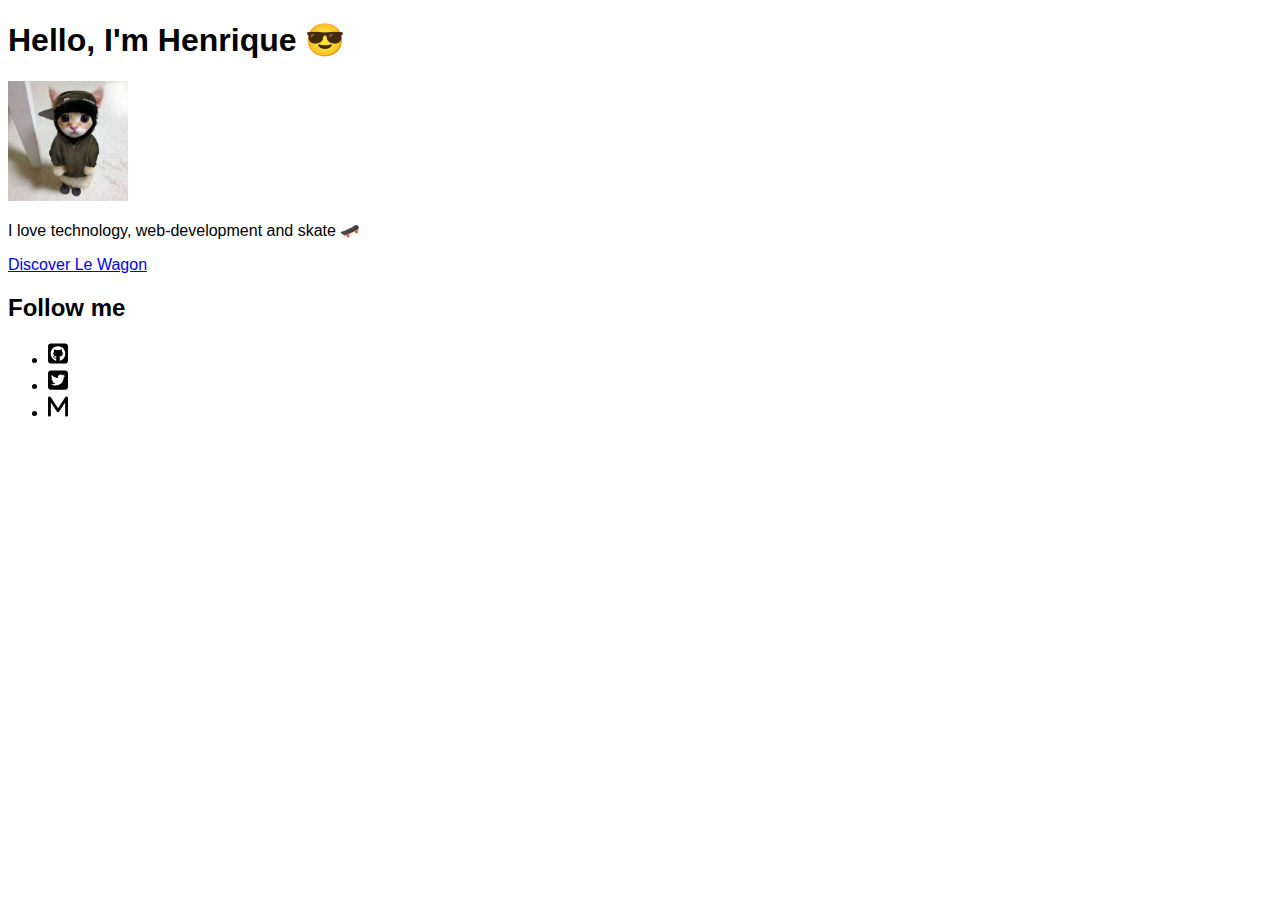
<file: 01-profile-content-new/index.html>
<!DOCTYPE html>
<html lang="pt-br">
<head>
    <meta charset="UTF-8">
    <meta name="viewport" content="width=device-width, initial-scale=1.0">
    <title>My Profile</title>
    <link rel="stylesheet" href="style.css">
</head>
<body>
    <h1>Hello, I'm Henrique 😎 </h1>
    <img src="imagens/yeat-catlol.png" alt="">
    <p>
        I love technology, web-development and skate 🛹
    </p>
    
    <p><a href="#">Discover Le Wagon</a></p>
    <p>
        <h2>Follow me</h2>
        <ul>
            <li>
                <a href="#" target="_blank">
                    <img src="imagens/square-github-brands-solid.svg" alt="">
                </a>
            </li>
            <li>
                <a href="#" target="_blank">
                    <img src="imagens/square-twitter-brands-solid.svg" alt="">
                </a>
            </li>
            <li>
                <a href="#" target="_blank">
                    <img src="imagens/m-solid.svg" alt="">
                </a>
            </li>
        </ul>
    </p>
</body>
</html>
</file>
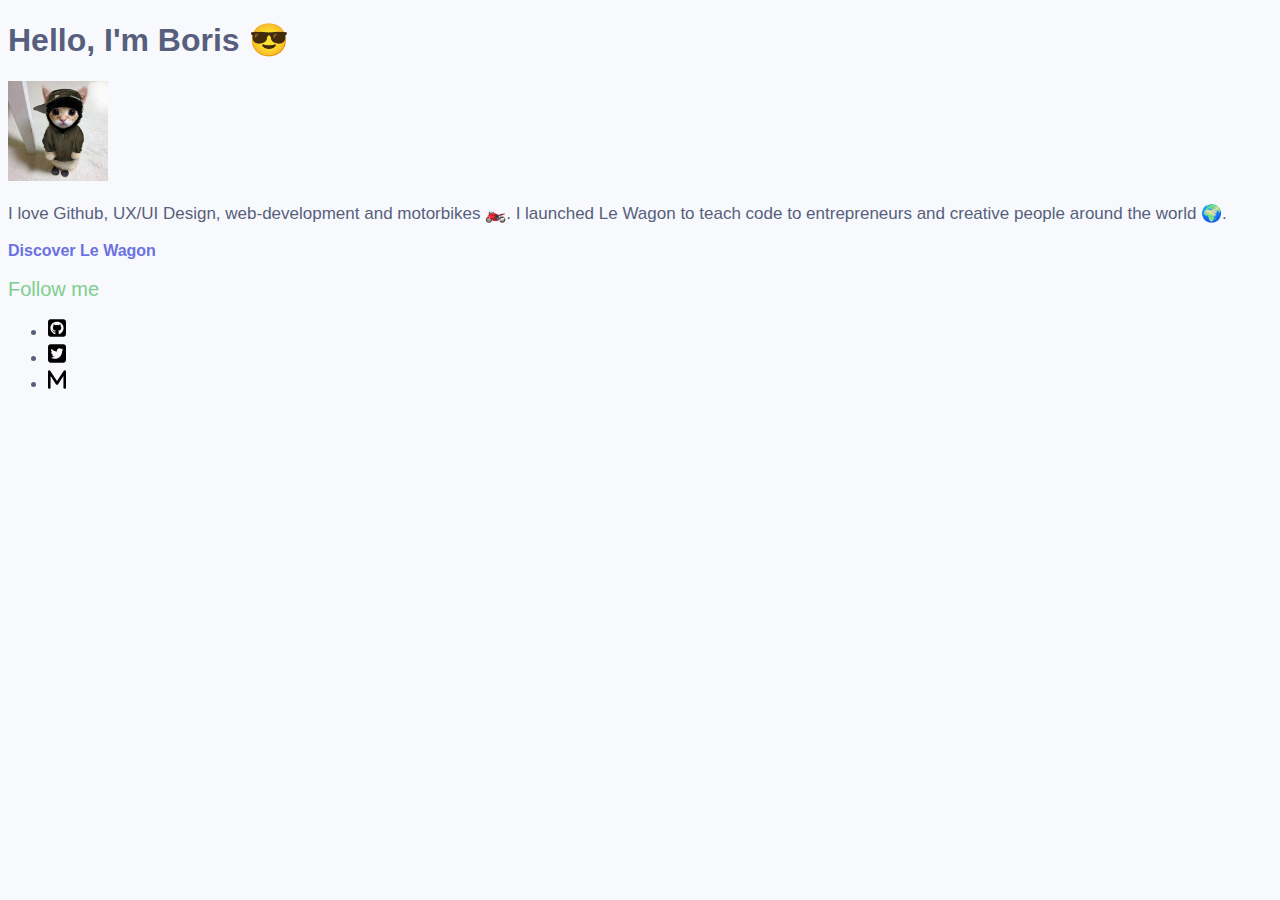
<file: 02-color-new/index.html>
<!DOCTYPE html>
<html lang="en">
<head>
    <meta charset="UTF-8">
    <meta name="viewport" content="width=device-width, initial-scale=1.0">
    <title>My profile</title>
    <link rel="stylesheet" href="style/estilo.css">
</head>
<body>
    <h1>Hello, I'm Boris 😎</h1>
    <img src="imagens/yeat-catlol.png" alt="">
    <p>I love Github, UX/UI Design, web-development and motorbikes 🏍️. I launched Le Wagon to teach code to entrepreneurs and creative people around the world 🌍.</p>
    <p>
        <a href="#">Discover Le Wagon</a>
    </p>
    <h2>Follow me</h2>
    <ul>
        <li><a href="#" target="_blank"><img src="imagens/square-github-brands-solid.svg" alt=""></a></li>
        <li><a href="#" target="_blank"><img src="imagens/square-twitter-brands-solid.svg" alt=""></a></li>
        <li><a href="#" target="_blank"><img src="imagens/m-solid.svg" alt=""></a></li>
    </ul>
</body>
</html>
</file>
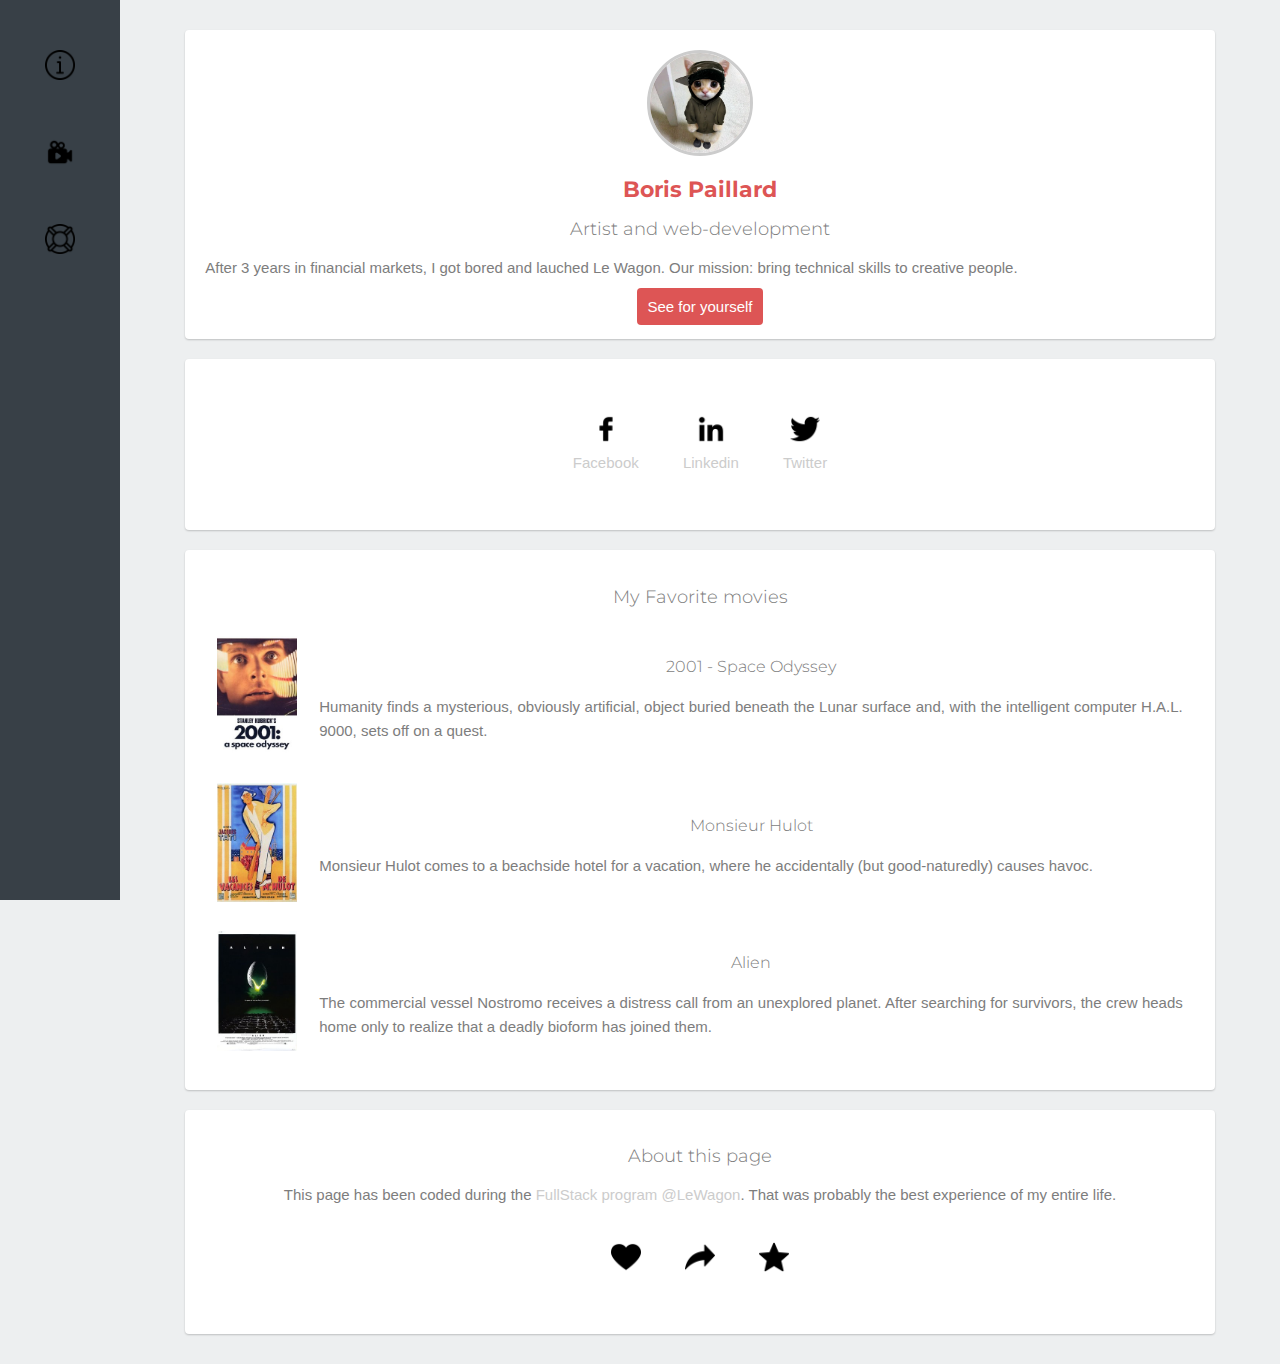
<file: 05-fixed-sidebar/index.html>
<!DOCTYPE html>
<html lang="en">
<head>
    <meta charset="UTF-8">
    <meta name="viewport" content="width=device-width, initial-scale=1.0">
    <title>Document</title>
    <link rel="stylesheet" href="style.css">
</head>
<body>
    <div id="sidebar">
        <ul>
            <li>
                <a href="#summary">
                    <img src="imagens/info.png" alt="" class="pht-smr">
                </a>
            </li>
            <li>
                <a href="#favorite-movies">
                    <img src="imagens/camera-de-video.png" alt="" class="pht-smr">
                </a>
            </li>
            <li>
                <a href="#footer">
                    <img src="imagens/salva-vidas.png" alt="" class="pht-smr">
                </a>
            </li>
        </ul>
    </div>
    <div id="content">
        <div class="container-fluid">
            <div class="card text-center" id="summary">
                <img src="imagens/yeat-catlol.png" alt="" id="image-profile" class="img-circle">
                <h1>Boris Paillard</h1>
                <h2>Artist and web-development</h2>

                <p>
                    After 3 years in financial markets, I got bored and lauched Le Wagon. Our mission: <strong>bring technical skills to creative people</strong>.
                </p>

                <a href="#" class="btn-red">See for yourself</a>
            </div>
            <div class="card text-center">
                <ul class="list-inline">
                    <li class="text-center">
                        <a href="#">
                            <img src="imagens/facebook.png" alt="Facebook" class="pht-smr"> <br>Facebook
                        </a>
                    </li>
                    <li class="text-center">
                        <a href="#">
                            <img src="imagens/linkedin.png" alt="Linkedin" class="pht-smr"> <br>Linkedin
                        </a>
                    </li>
                    <li class="text-center">
                        <a href="#">
                            <img src="imagens/twitter.png" alt="Twitter" class="pht-smr"> <br>Twitter
                        </a>
                    </li>
                </ul>
            </div>
            <div class="card text-center" id="favorite-movies">
                <h2>My Favorite movies</h2>
                <table id="movies">
                    <tbody>
                        <tr>
                            <td>
                                <img src="imagens/space-odyssey.jpg" alt="">
                            </td>
                            <td>
                                <h3>2001 - Space Odyssey</h3>
                                <p>Humanity finds a mysterious, obviously artificial, object buried beneath the Lunar surface and, with the intelligent computer H.A.L. 9000, sets off on a quest.</p>
                            </td>
                        </tr>
                        <tr>
                            <td>
                                <img src="imagens/monsieur-hulot.jpg" alt="">
                            </td>
                            <td><h3>Monsieur Hulot</h3>
                            <p>
                                Monsieur Hulot comes to a beachside hotel for a vacation, where he accidentally (but good-naturedly) causes havoc.
                            </p>
                            </td>
                        </tr>
                        <tr>
                            <td>
                                <img src="imagens/alien.jpg" alt="">
                            </td>
                            <td>
                                <h3>Alien</h3>
                                <p>
                                    The commercial vessel Nostromo receives a distress call from an unexplored planet. After searching for survivors, the crew heads home only to realize that a deadly bioform has joined them.
                                </p>
                            </td>
                        </tr>
                    </tbody>
                </table>
            </div>
            <div class="card text-center" id="footer">
                <h2>About this page</h2>
                This page has been coded during the <a href="#">FullStack program @LeWagon</a>. That was probably the best experience of my entire life.
                <ul class="list-inline">
                    <li>
                        <a href="#">
                            <img src="imagens/silhueta-de-formato-simples-de-coracao.png" alt="" class="pht-smr">
                        </a>
                    </li>
                    <li>
                        <a href="#">
                            <img src="imagens/compartilhar.png" alt="" class="pht-smr">
                        </a>
                    </li>
                    <li>
                        <a href="#">
                            <img src="imagens/estrela.png" alt="" class="pht-smr">
                        </a>
                    </li>
                </ul>
            </div>
        </div>
    </div>
</body>
</html>
</file>
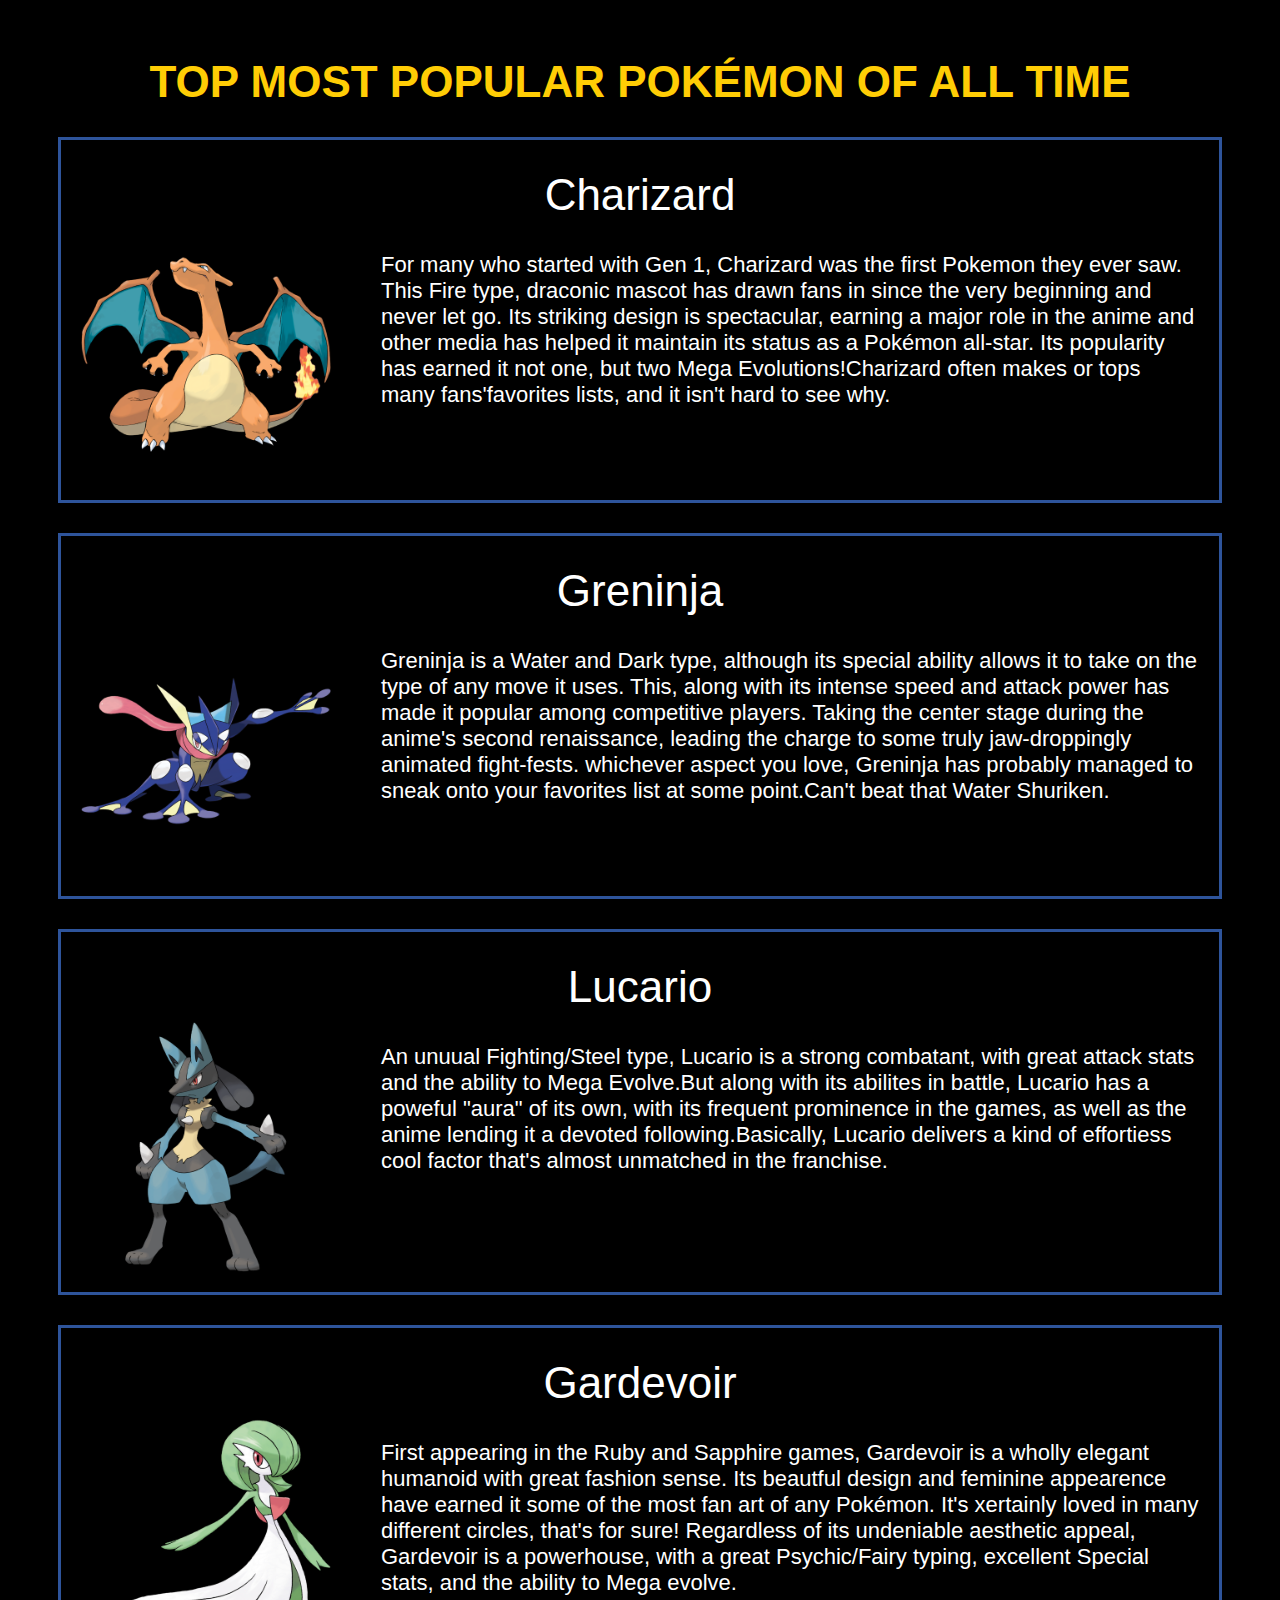
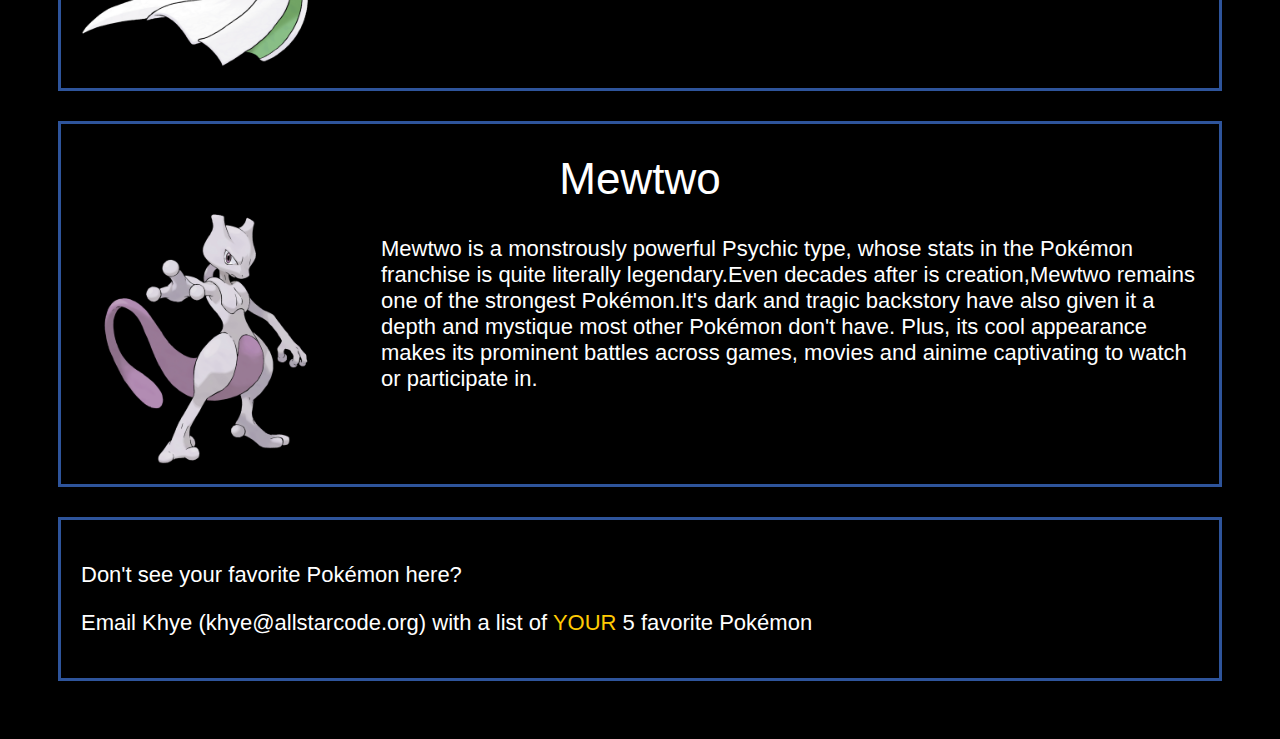
<file: 06-pokemon01/index.html>
<!DOCTYPE html>
<html lang="en">
<head>
    <meta charset="UTF-8">
    <meta name="viewport" content="width=device-width, initial-scale=1.0">
    <title>Pokémons</title>
    <link rel="stylesheet" href="style.css">
</head>
<body>
    <h1>TOP MOST POPULAR POKÉMON OF ALL TIME</h1>

    <div class="big-div">
            <p class="pokemon-name">Charizard</p>
            <div class="sub-div">
                <img src="imagens/charizard.png" alt="Charizard">
                <p>For many who started with Gen 1, Charizard was the first Pokemon they ever saw. This Fire type, draconic mascot has drawn fans in since the very beginning and never let go. Its striking design is spectacular, earning a major role in the anime and other media has helped it maintain its status as a Pokémon all-star. Its popularity has earned it not one, but two Mega Evolutions!Charizard often makes or tops many fans'favorites lists, and it isn't hard to see why.</p>
            </div>
     </div>

     <div class="big-div">
        <p class="pokemon-name">Greninja</p>
        <div class="sub-div">
            <img src="imagens/greninja.png" alt="Greninja">
            <p>Greninja is a Water and Dark type, although its special ability allows it to take on the type of any move it uses. This, along with its intense speed and attack power has made it popular among competitive players. Taking the center stage during the anime's second renaissance, leading the charge to some truly jaw-droppingly animated fight-fests. whichever aspect you love, Greninja has probably managed to sneak onto your favorites list at some point.Can't beat that Water Shuriken.</p>
        </div>
     </div>

     <div class="big-div">
        <p class="pokemon-name">Lucario</p>
        <div class="sub-div">
            <img src="imagens/lucario.png" alt="Lucario">
            <p>
                An unuual Fighting/Steel type, Lucario is a strong combatant, with great attack stats and the ability to Mega Evolve.But along with its abilites in battle, Lucario has a poweful "aura" of its own, with its frequent prominence in the games, as well as the anime lending it a devoted following.Basically, Lucario delivers a kind of effortiess cool factor that's almost unmatched in the franchise.
            </p>
        </div>
     </div>

     <div class="big-div">
        <p class="pokemon-name">Gardevoir</p>
        <div class="sub-div">
            <img src="imagens/gardevoir.png" alt="">
            <p>
                First appearing in the Ruby and Sapphire games, Gardevoir is a wholly elegant humanoid with great fashion sense. Its beautful design and feminine appearence have earned it some of the most fan art of any Pokémon. It's xertainly loved in many different circles, that's for sure! Regardless of its undeniable aesthetic appeal, Gardevoir is a powerhouse, with a great Psychic/Fairy typing, excellent Special stats, and the ability to Mega evolve.
            </p>
        </div>
     </div>

     <div class="big-div">
        <p class="pokemon-name">Mewtwo</p>
            <div class="sub-div">
                <img src="imagens/mewtwo.png" alt="Mewtwo">
                <p>
                    Mewtwo is a monstrously powerful Psychic type, whose stats in the Pokémon franchise is quite literally legendary.Even decades after is creation,Mewtwo remains one of the strongest Pokémon.It's dark and tragic backstory have also given it a depth and mystique most other Pokémon don't have. Plus, its cool appearance makes its prominent battles across games, movies and ainime captivating to watch or participate in.
                </p>
            </div>
     </div>

     <div class="big-div">
        <p>Don't see your favorite Pokémon here?</p>
        <p>Email Khye (khye@allstarcode.org) with a list of <span id="special">YOUR</span> 5 favorite Pokémon</p>
     </div>
</body>
</html>
</file>
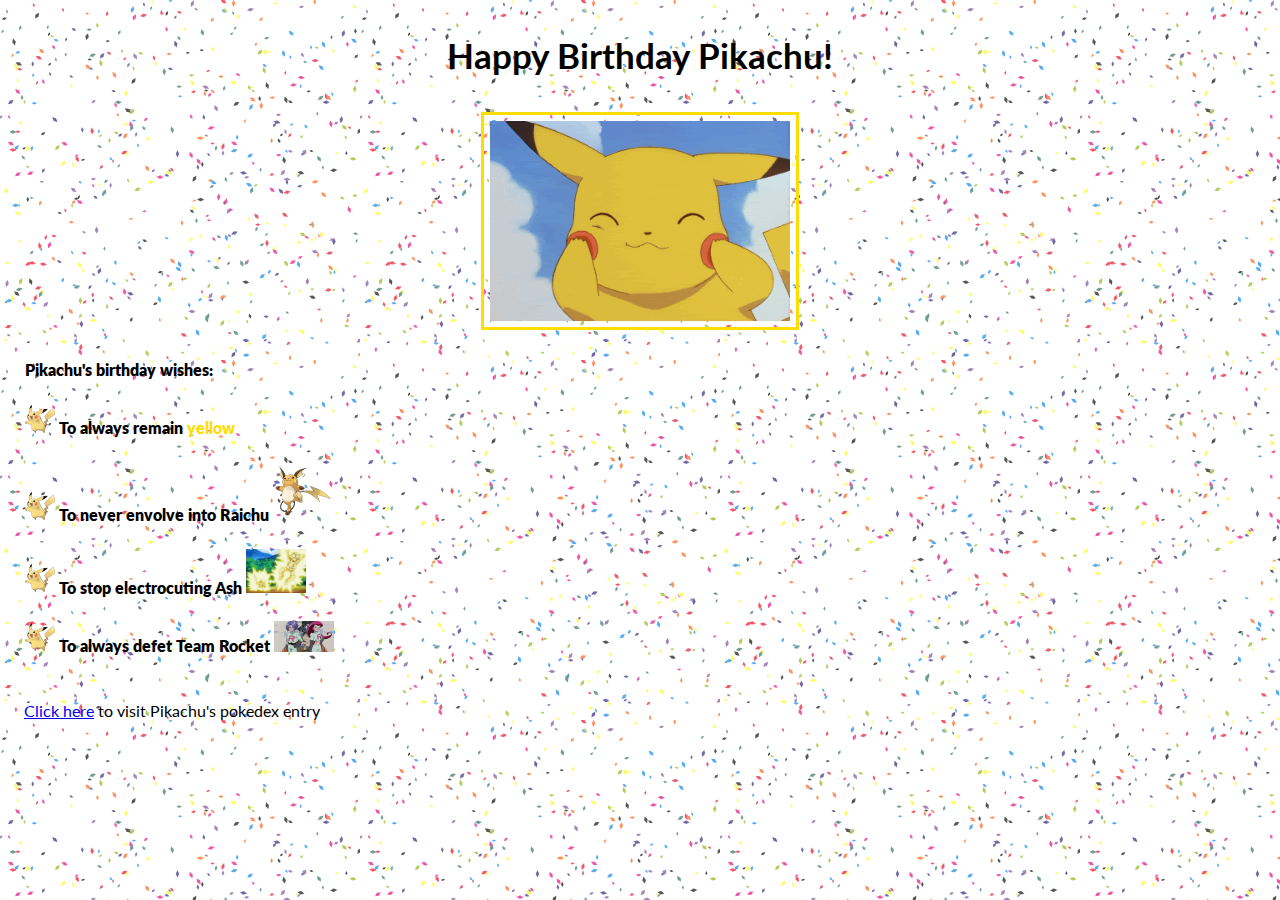
<file: 07-pikachu02/index.html>
<!DOCTYPE html>
<html lang="en">
<head>
    <meta charset="UTF-8">
    <meta name="viewport" content="width=device-width, initial-scale=1.0">
    <title>Happy Birthday</title>
    <link rel="shortcut icon" href="../07-pikachu02/imagens/favicon_io/favicon.ico" type="image/x-icon">
    <link rel="stylesheet" href="estilo/style.css">
</head>
<body>
    <h1>Happy Birthday Pikachu!</h1>
    <div class="photo-principal">
        <img src="imagens/pikachu.gif" alt="Pikachu" class="principal-gif">
    </div>
    <div class="informations">
        <table>
            <tbody>
                <tr>
                    <td>Pikachu's birthday wishes:</td>
                </tr>
                <tr>
                    <td>
                        <img src="imagens/pikachu.png" alt="">
                        To always remain <span>yellow</span>
                    </td>
                </tr>
                <tr>
                    <td>
                        <img src="imagens/pikachu.png" alt="">
                        To never envolve into Raichu <img src="imagens/raichu.png" alt="" class="photos-table">
                    </td>
                </tr>
                <tr>
                    <td>
                        <img src="imagens/pikachu.png" alt="">
                        To stop electrocuting Ash <img src="imagens/ash.png" alt="" class="photos-table">
                    </td>
                </tr>
                <tr>
                    <td>
                        <img src="imagens/pikachu.png" alt="">
                        To always defet Team Rocket <img src="imagens/team_rocket.jpg" alt="" class="photos-table">
                    </td>
                </tr>
            </tbody>
        </table>
    </div>
    <footer>
        <a href="#">Click here</a> to visit Pikachu's pokedex entry
    </footer>
</body>
</html>
</file>
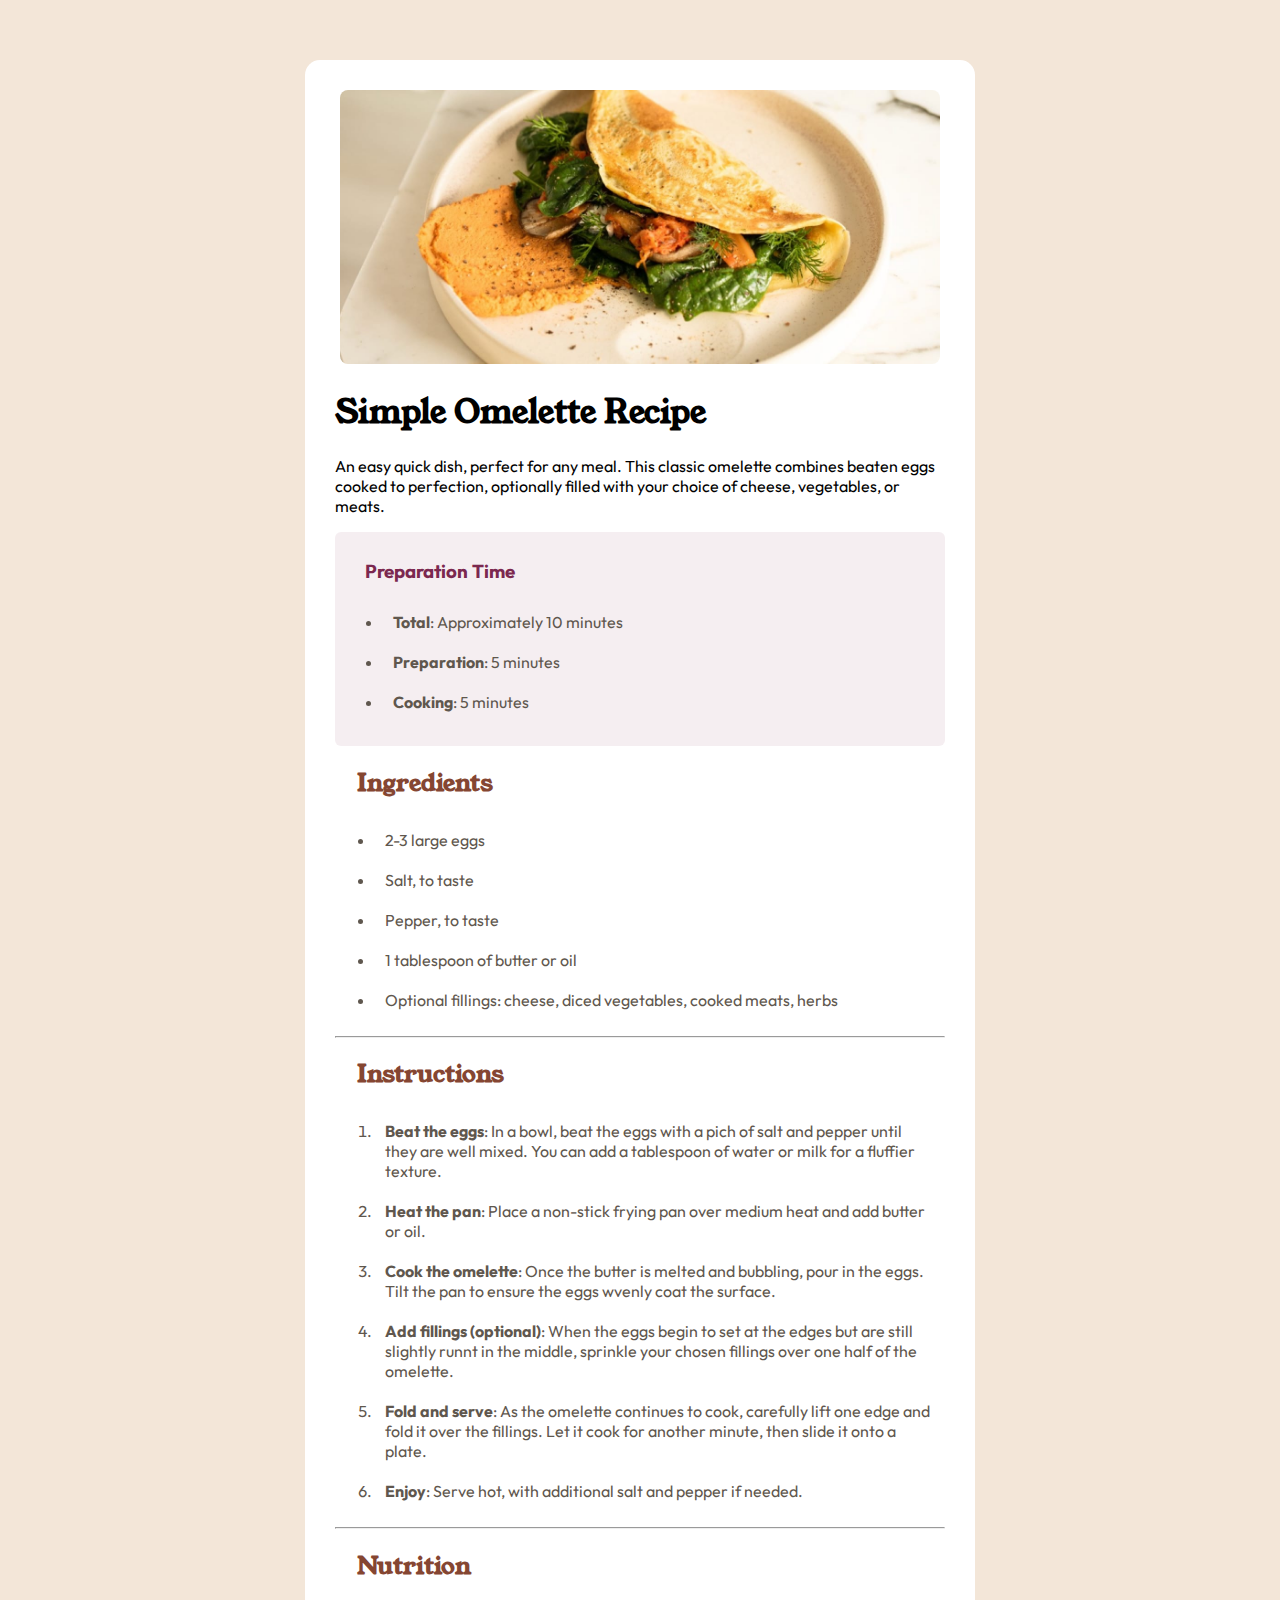
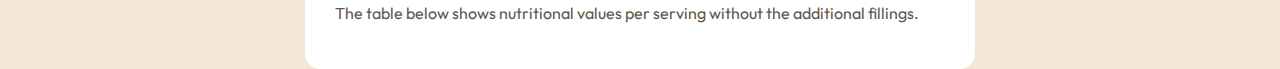
<file: 09-recipe-page/index.html>
<!DOCTYPE html>
<html lang="en">
<head>
    <meta charset="UTF-8">
    <meta name="viewport" content="width=device-width, initial-scale=1.0">
    <title>Recipe Page</title>
    <link rel="shortcut icon" href="imagens/favicon.png" type="image/x-icon">
    <link rel="stylesheet" href="style.css">
</head>
<body>
    <div class="box">
        <div class="omelette">
            <img src="imagens/image-omelette.jpeg" alt="" class="photo-omelette">
        </div>
        <h1>Simple Omelette Recipe</h1>
        <p>An easy quick dish, perfect for any meal. This classic omelette combines beaten eggs <br> cooked to perfection, optionally filled with your choice of cheese, vegetables, or meats.</p>
        <div class="preparation">
            <h3>Preparation Time</h3>
            <ul>
                <li><strong>Total</strong>: Approximately 10 minutes</li>
                <li><strong>Preparation</strong>: 5 minutes</li>
                <li><strong>Cooking</strong>: 5 minutes</li>
            </ul>
        </div>
        <section>
            <h2>Ingredients</h2>
            <ul>
                <li>2-3 large eggs</li>
                <li>Salt, to taste</li>
                <li>Pepper, to taste</li>
                <li>1 tablespoon of butter or oil</li>
                <li>Optional fillings: cheese, diced vegetables, cooked meats, herbs</li>
            </ul>
            <hr>
        </section>
        <section>
            <h2>Instructions</h2>
            <ol>
             <li> <strong>Beat the eggs</strong>: In a bowl, beat the eggs with a pich of salt and pepper until they are well mixed. You can add a tablespoon of water or milk for a fluffier texture.</li>
                <li><strong>Heat the pan</strong>: Place a non-stick frying pan over medium heat and add butter or oil.</li>
                <li><strong>Cook the omelette</strong>: Once the butter is melted and bubbling, pour in the eggs. Tilt the pan to ensure the eggs wvenly coat the surface.</li>
                <li><strong>Add fillings (optional)</strong>: When the eggs begin to set at the edges but are still slightly runnt in the middle, sprinkle your chosen fillings over one half of the omelette.</li>
                <li><strong>Fold and serve</strong>: As the omelette continues to cook, carefully lift one edge and fold it over the fillings. Let it cook for another minute, then slide it onto a plate.</li>
                <li><strong>Enjoy</strong>: Serve hot, with additional salt and pepper if needed.</li>
            </ol>
            <hr>
        </section>
        <section>
            <h2>Nutrition</h2>
            <p>The table below shows nutritional values per serving without the additional fillings.</p>
            <div class="tabela">
        </section>
        </div>
    </div>
</body>
</html>
</file>
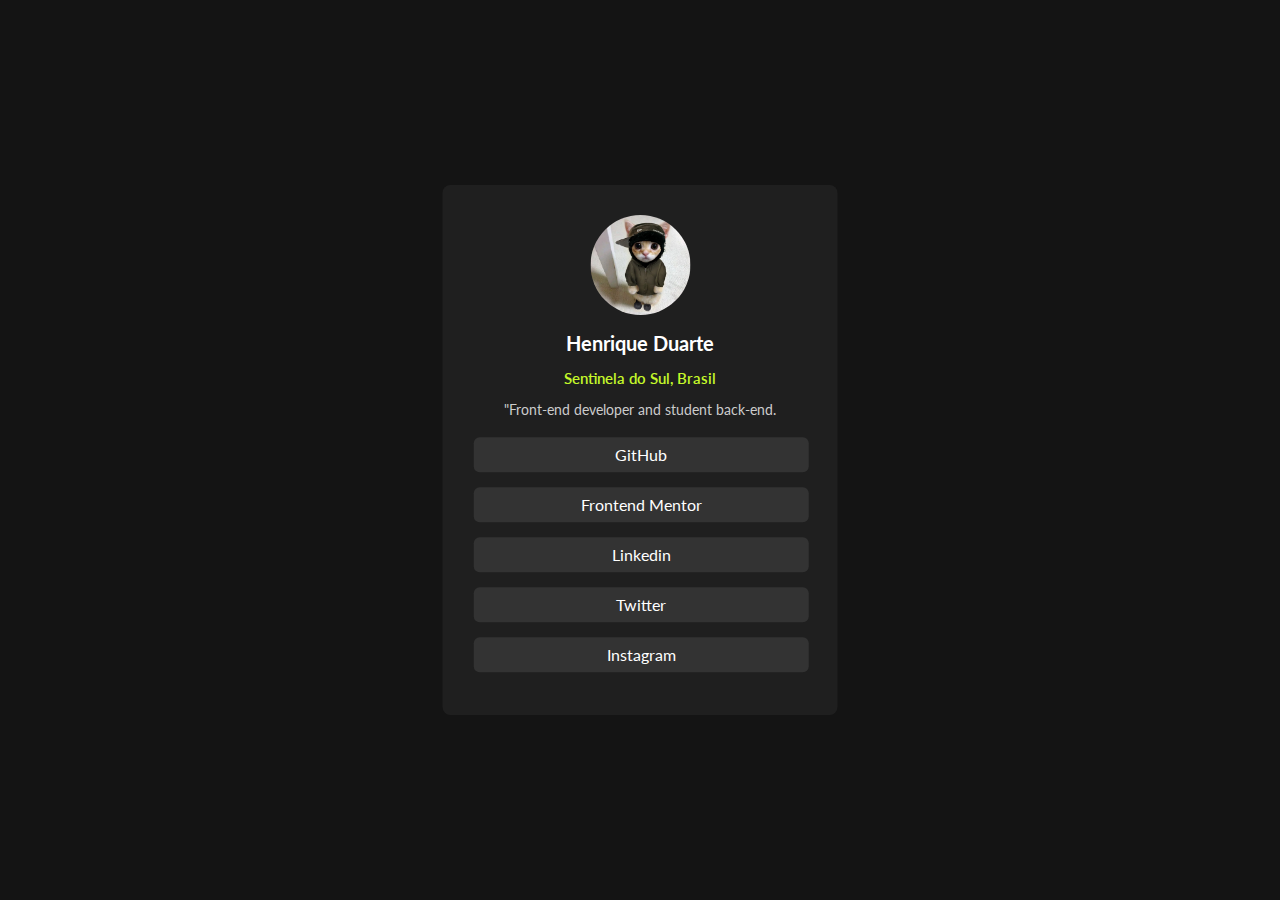
<file: 08-social/social-links-profile-main/index.html>
<!DOCTYPE html>
<html lang="pt-br">
<head>
    <meta charset="UTF-8">
    <meta name="viewport" content="width=device-width, initial-scale=1.0">
    <title>Social Media| Design</title>
    <link rel="stylesheet" href="style.css">
</head>
<body>
        <div class="box">
            <div class="div-photo">
                <img src="imagens/yeat-catlol.png" alt="" class="photo">
            </div>
            <h1>Henrique Duarte</h1>
            <h2>Sentinela do Sul, Brasil</h2>
            <p>"Front-end developer and student back-end.</p>
            <div class="div-lista">
                <ul>
                    <li><a href="#" target="_blank">GitHub</a></li>
                    <li><a href="#" target="_blank">Frontend Mentor</a></li>
                    <li><a href="#" target="_blank">Linkedin</a></li>
                    <li><a href="#" target="_blank">Twitter</a></li>
                    <li><a href="#" target="_blank">Instagram</a></li>
                </ul>
            </div>
        </div>
</body>
</html>
</file>
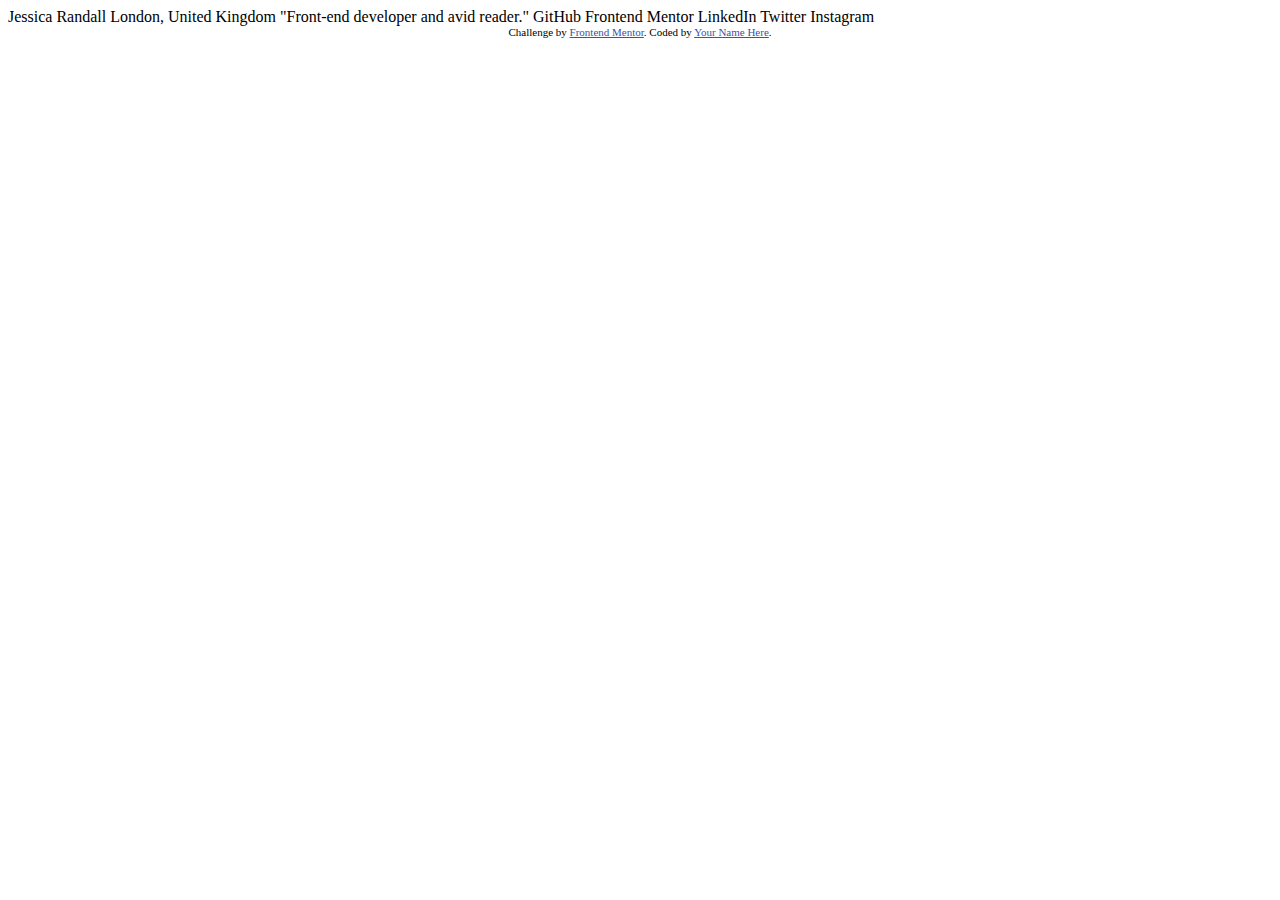
<file: 08-social/social-links-profile-main/social-links-profile-main/index.html>
<!DOCTYPE html>
<html lang="en">
<head>
  <meta charset="UTF-8">
  <meta name="viewport" content="width=device-width, initial-scale=1.0"> <!-- displays site properly based on user's device -->

  <link rel="icon" type="image/png" sizes="32x32" href="./assets/images/favicon-32x32.png">
  
  <title>Frontend Mentor | Social links profile</title>

  <!-- Feel free to remove these styles or customise in your own stylesheet 👍 -->
  <style>
    .attribution { font-size: 11px; text-align: center; }
    .attribution a { color: hsl(228, 45%, 44%); }
  </style>
</head>
<body>

  Jessica Randall
  London, United Kingdom
  "Front-end developer and avid reader."

  GitHub
  Frontend Mentor
  LinkedIn
  Twitter
  Instagram
  
  <div class="attribution">
    Challenge by <a href="https://www.frontendmentor.io?ref=challenge" target="_blank">Frontend Mentor</a>. 
    Coded by <a href="#">Your Name Here</a>.
  </div>
</body>
</html>
</file>
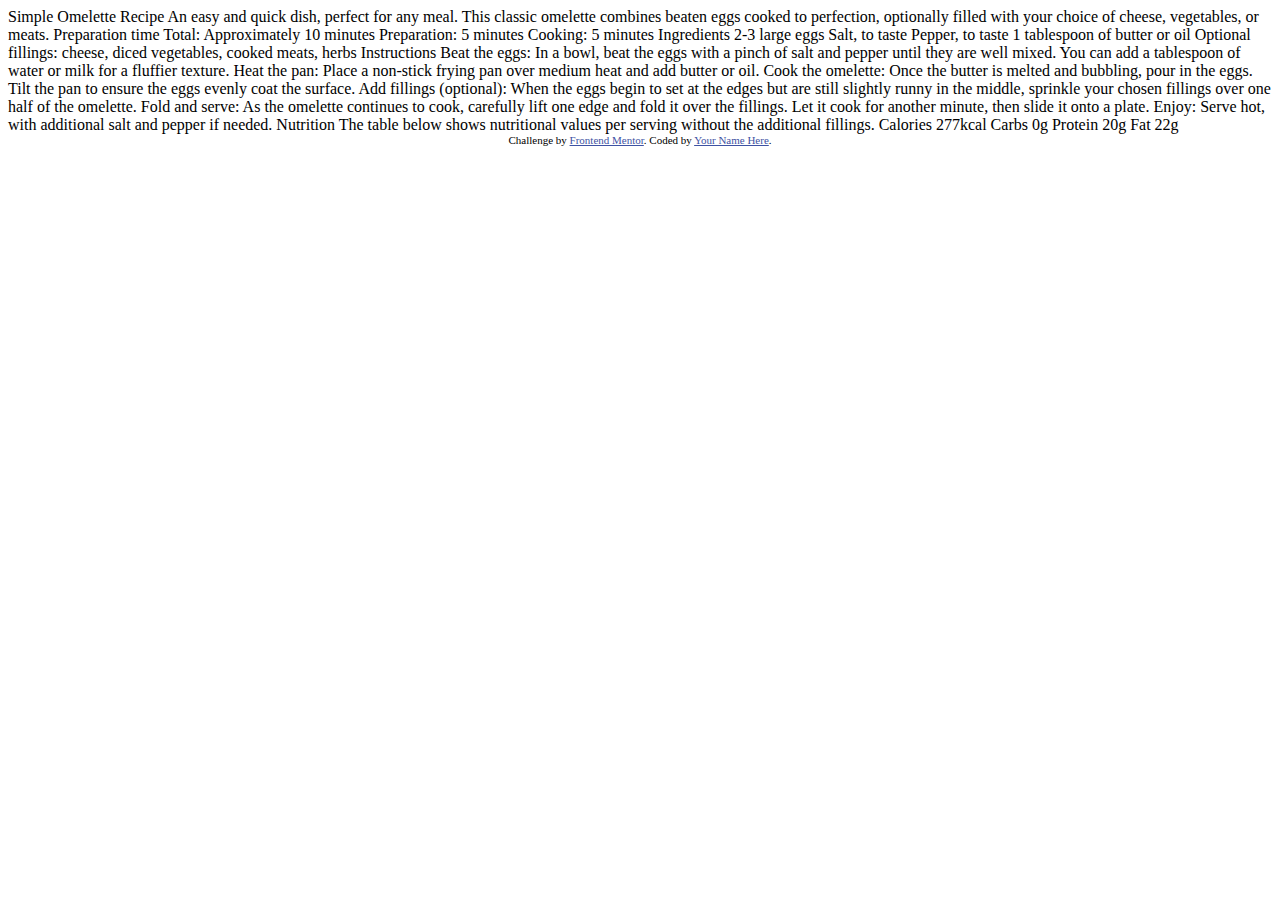
<file: 09-recipe-page/recipe-page-main/recipe-page-main/index.html>
<!DOCTYPE html>
<html lang="en">
<head>
  <meta charset="UTF-8">
  <meta name="viewport" content="width=device-width, initial-scale=1.0"> <!-- displays site properly based on user's device -->

  <link rel="icon" type="image/png" sizes="32x32" href="./assets/images/favicon-32x32.png">
  
  <title>Frontend Mentor | Recipe page</title>

  <!-- Feel free to remove these styles or customise in your own stylesheet 👍 -->
  <style>
    .attribution { font-size: 11px; text-align: center; }
    .attribution a { color: hsl(228, 45%, 44%); }
  </style>
</head>
<body>

  Simple Omelette Recipe

  An easy and quick dish, perfect for any meal. This classic omelette combines beaten eggs cooked 
  to perfection, optionally filled with your choice of cheese, vegetables, or meats.

  Preparation time

  Total: Approximately 10 minutes
  Preparation: 5 minutes
  Cooking: 5 minutes

  Ingredients

  2-3 large eggs
  Salt, to taste
  Pepper, to taste
  1 tablespoon of butter or oil
  Optional fillings: cheese, diced vegetables, cooked meats, herbs

  Instructions

  Beat the eggs: In a bowl, beat the eggs with a pinch of salt and pepper until they are well mixed. 
  You can add a tablespoon of water or milk for a fluffier texture.

  Heat the pan: Place a non-stick frying pan over medium heat and add butter or oil.

  Cook the omelette: Once the butter is melted and bubbling, pour in the eggs. Tilt the pan to ensure 
  the eggs evenly coat the surface.

  Add fillings (optional): When the eggs begin to set at the edges but are still slightly runny in the 
  middle, sprinkle your chosen fillings over one half of the omelette.

  Fold and serve: As the omelette continues to cook, carefully lift one edge and fold it over the 
  fillings. Let it cook for another minute, then slide it onto a plate.

  Enjoy: Serve hot, with additional salt and pepper if needed.

  Nutrition

  The table below shows nutritional values per serving without the additional fillings.

  Calories
  277kcal

  Carbs
  0g

  Protein
  20g

  Fat
  22g
  
  <div class="attribution">
    Challenge by <a href="https://www.frontendmentor.io?ref=challenge" target="_blank">Frontend Mentor</a>. 
    Coded by <a href="#">Your Name Here</a>.
  </div>
</body>
</html>
</file>
<file: 01-profile-content-new/style.css>
body {
    font-family: Arial, Helvetica, sans-serif;
}

img {
    width: 120px;
}

ul > li > a img {
    width: 20px;
}
</file>
<file: 02-color-new/style/estilo.css>
body {
    font-family: Arial, Helvetica, sans-serif;
    background: #F7F9FC;
    color: #575F7D;
    font-size: 17px;
    font-weight: lighter;
}

h1, h2, h3 {
    font-family: Arial, Helvetica, sans-serif;
}

h1 {
    color: #575F7D;
    font-size: 32px;
    font-weight: 900;
}

h2 {
    color: #7ECE90;
    font-size: 20px;
    font-weight: lighter;
    font-weight: 500;
}

a {
    font-family: sans-serif;
    text-decoration: none;
    font-size: 16px;
    color: #6B72E1;
    font-weight: 600;

}

img {
    width: 100px;
}

ul > li > a img {
    width: 18px;
}

a:hover {
    color: black;
}
</file>
<file: 05-fixed-sidebar/style.css>
@charset "UTF-8";
@import url('https://fonts.googleapis.com/css2?family=Lato:ital,wght@0,100;0,300;0,400;0,700;0,900;1,100;1,300;1,400;1,700;1,900&family=Montserrat:ital,wght@0,100..900;1,100..900&display=swap');

body {
    background-color:  #EDEFF0;
    font-family: Arial, Helvetica, sans-serif;
    font-weight: 300;
    font-size: 15px;
    color: #7d7d7d;
    line-height: 1.6em;
}

h1, h2, h3 {
    font-family: 'Montserrat';
}

h1 {
    color: #dd5555;
    font-size: 22px;
}

h2 {
    font-size: 18px;
    font-weight: 300;
}

h3 {
    font-size: 16px;
    font-weight: 300;
}

p {
    text-align: justify;
}

a {
    color: #ccc;
    text-decoration: none;
}

a:hover {
    color: #dd5555;
    text-decoration: none;
}

/* First simple components */

.container-fluid{
    width: 90%;
    margin: 30px auto;
}

.card {
    background-color: white;
    padding: 20px;
    margin-bottom: 20px;
    border-radius: 4px;
    box-shadow: 0px 1px 2px 0 rgba(0, 0, 0, 0.2);
}

.img-circle {
    border-radius: 50%;
}

.text-center {
    text-align: center;
}

.list-inline {
    padding-left: 0;
}

.list-inline li {
    display: inline-block;
    padding: 20px;
}

.btn-red {
    background-color: #dd5555;
    color: white;
    padding: 10px;
    font-weight: 500;
    border-radius: 4px;
}

.btn-red:hover {
    background-color: #c61414;
    color: white;
}
#image-profile {
    width: 100px;
    height: 100px;
    border: 3px solid #cccccc;
}

#movies {
    font-weight: 300;
    font-size: 15px;
    line-height: 1.6em;
}

#movies img {
    width: 80px;
}

#movies td {
    padding: 10px;
}

#content {
    margin-left: 120px;
}

#sidebar {
    background: #384047;
    position: fixed;
    left: 0px;
    top: 0px;
    bottom: 0px;
    width: 120px;
    text-align: center;
}

#sidebar ul {
    list-style: none;
    padding-left: 0px;
}

#sidebar li {
    margin-top: 50px;
    margin-bottom: 50px;
}

@media (max-width: 768px) {
    #content {
        margin-left: 0px;
    }


#sidebar {
    display: none;
}
}
.pht-smr {
    width: 30px;
}
</file>
<file: 06-pokemon01/style.css>
@charset "UTF-8";

body {
    background-color: black;
    color: #fff;
    font-size: 22px;
    font-family: Arial, Helvetica, sans-serif;
    padding: 20px;
}

h1 {
    color: rgb(255, 205, 5);
    text-align: center;
}

.big-div {
    border: 3px solid #2E549B;
    margin: 30px;
    padding: 20px;
}

.pokemon-name {
    text-align: center;
    font: bold;
    font-size: 2em;
    margin: 10px;
}

.sub-div {
    display: flex;
}

img {
    width: 250px;
    padding-right: 50px;
}

#special {
    font-weight: cold;
    color: rgb(255, 203, 3);
}
</file>
<file: 07-pikachu02/estilo/style.css>
@charset "UTF-8";
@import url('https://fonts.googleapis.com/css2?family=Lato:ital,wght@0,100;0,300;0,400;0,700;0,900;1,100;1,300;1,400;1,700;1,900&family=Montserrat:ital,wght@0,100..900;1,100..900&display=swap');


body {
    background: url(../imagens/confetti.gif);
    font-family: 'Lato';
    line-height: 1.6em;
}

h1 {
    text-align: center;
    font-size: 35px;
    font-weight: bold;
    padding: 20px;
}

.photo-principal {
    text-align: center;
}

.principal-gif {
    width: 300px;
    border: 3px solid #ffdd00;
    padding: 6px;
}

.informations {
    display: inline-block;
}

span {
    color:  #ffdd00;
}

td {
    font-size: 16px;
    font-weight: 800;
    padding-left: 15px;
    padding-top: 18px;
}

.photos-table {
    width: 60px;
}

footer {
    padding-left: 16px;
    padding-top: 30px;
}
</file>
<file: 09-recipe-page/style.css>
@charset "UTF-8";
/* Fontes CSS*/
@font-face {
    font-family: 'varifont';
    src: url('recipe-page-main/recipe-page-main/assets/fonts/outfit/Outfit-VariableFont_wght.ttf');
}
@font-face {
    font-family: 'youngserif';
    src: url('recipe-page-main/recipe-page-main/assets/fonts/young-serif/YoungSerif-Regular.ttf');
}

body {
    display: flex;
    width: 100vw;
    height: 100vh;
    font-family: 'varifont';
    background-color: hsl(30, 54%, 90%);
    margin: 60px 0;
}

.box {
    width: 610px;
    padding: 30px;
    margin: auto;
    background-color: hsl(0, 0%, 100%);
    border-radius: 15px;
}

.omelette{
    text-align: center;
}

.photo-omelette {
    width: 600px;
    border-radius: 8px;
}


h1,h2 {
    font-family: 'youngserif';
}

h2 {
    color: hsl(14, 45%, 36%);
}

.preparation {
    background-color: hsla(332, 51%, 32%, 0.08);
    border-radius: 6px;
    padding: 8px;
    color: hsl(30, 10%, 34%);
}

.preparation h3 {
    margin-left: 22px;
}

section {
    color: hsl(30, 10%, 34%);
}

section h2 {
    margin-left: 22px;
}

h3 {
    color: hsl(332, 51%, 32%);
}

li {
    padding: 10px;
}
</file>
<file: 08-social/social-links-profile-main/style.css>
@charset "UTF-8";
@import url('https://fonts.googleapis.com/css2?family=Lato:ital,wght@0,100;0,300;0,400;0,700;0,900;1,100;1,300;1,400;1,700;1,900&family=Montserrat:ital,wght@0,100..900;1,100..900&display=swap');

body {
    font-family: 'Lato';
    background-color: hsl(0, 0%, 8%);
}

.box {
    display: inline-block;
    position: absolute;
    width: 375px;
    height: 470px;
    background-color: hsl(0, 0%, 12%);
    color: white;
    top: 50%;
    left: 50%;
    transform: translate(-50%, -50%);
    padding: 30px 10px;
    margin: auto;
    border-radius: 8px;
}

.div-photo {
    text-align: center;
}

.photo {
    width: 100px;
    border-radius: 50%;
}

h1 {
    font-size: 20px;
    text-align: center;
    font-weight: 700;
}

h2 {
    font-size: 15px;
    text-align: center;
    font-weight: 600;
    color: hsl(75, 94%, 57%);
}

p {
    text-align: center;
    color: hsl(0, 0%, 80%);
    font-size: 14px;
    font-weight: 400;
    padding-bottom: 15px;
}

.div-lista {
    display: absolute;
    top: 50%;
    left: 50%;
    transform: translate(-5%, -5%);
}

ul {
    list-style: none;
}

ul li {
    background-color: hsl(0, 0%, 20%);
    text-align: center;
    padding: 8px;
    margin-bottom: 15px;
    border-radius: 6px;
}

li a {
    color: white;
    text-decoration: none;
}
</file>
